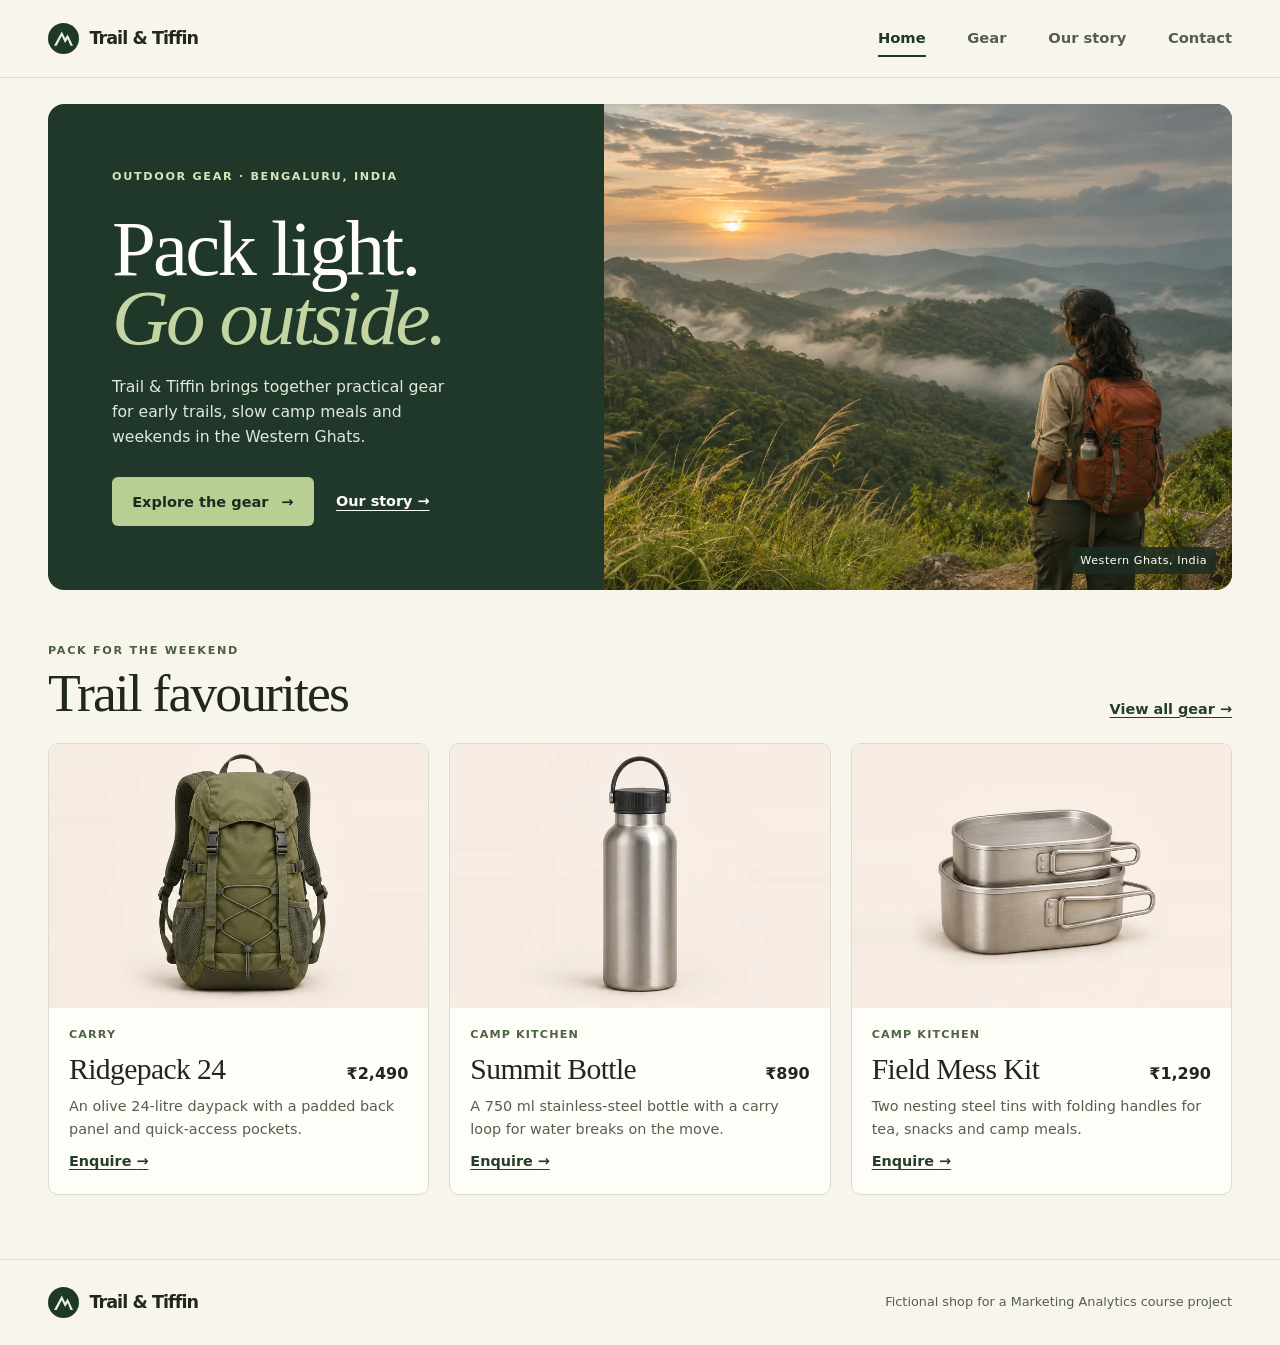
<file: index.html>
<!doctype html>
<html lang="en-IN">
<head>
  <meta charset="utf-8">
  <meta name="viewport" content="width=device-width, initial-scale=1">
  <meta name="description" content="A Bengaluru-inspired outdoor gear shop for weekend treks and campsite meals.">
  <title>Trail & Tiffin | Weekend trekking gear</title>
  <link rel="stylesheet" href="assets/styles.css">
  <script src="assets/analytics.js" defer></script>
  <script src="assets/site.js" defer></script>
</head>
<body>
  <a class="skip" href="#main">Skip to content</a>
  <header class="site-header">
    <div class="wrap header-inner">
      <a href="index.html" class="wordmark" aria-label="Trail and Tiffin home"><span class="mark" aria-hidden="true"></span><span>Trail &amp; Tiffin</span></a>
      <nav aria-label="Main navigation"><a href="index.html" aria-current="page" data-event="navigation_click" data-detail="index">Home</a><a href="products.html" data-event="navigation_click" data-detail="products">Gear</a><a href="about.html" data-event="navigation_click" data-detail="about">Our story</a><a href="contact.html" data-event="navigation_click" data-detail="contact">Contact</a></nav>
    </div>
  </header>
  <main id="main">
  <section class="wrap hero">
    <div class="hero-content">
      <p class="eyebrow">Outdoor gear · Bengaluru, India</p>
      <h1>Pack light.<br><em>Go outside.</em></h1>
      <p>Trail &amp; Tiffin brings together practical gear for early trails, slow camp meals and weekends in the Western Ghats.</p>
      <div class="hero-actions">
        <a class="button button-light" href="products.html" data-event="hero_cta_click" data-detail="gear">Explore the gear <span aria-hidden="true">→</span></a>
        <a class="hero-link" href="about.html" data-event="hero_cta_click" data-detail="story">Our story <span aria-hidden="true">→</span></a>
      </div>
    </div>
    <div class="hero-photo">
      <img src="assets/western-ghats.webp" alt="A hiker looking out over misty green ridges in the Western Ghats" fetchpriority="high">
      <span>Western Ghats, India</span>
    </div>
  </section>
  <section class="wrap section featured" aria-labelledby="featured-title">
    <div class="section-head">
      <div><p class="eyebrow">Pack for the weekend</p><h2 id="featured-title">Trail favourites</h2></div>
      <a class="text-link" href="products.html" data-event="featured_cta_click" data-detail="catalogue">View all gear <span aria-hidden="true">→</span></a>
    </div>
    <div class="product-grid"><article class="product-card" id="ridgepack" data-category="Carry">
      <div class="product-photo"><img src="assets/ridgepack.webp" width="736" height="512" alt="Olive green hiking backpack"></div>
      <div class="product-body">
        <p class="category">Carry</p>
        <div class="product-title"><h3>Ridgepack 24</h3><span>₹2,490</span></div>
        <p class="product-desc">An olive 24-litre daypack with a padded back panel and quick-access pockets.</p>
        <a class="text-link" href="contact.html?gear=ridgepack#enquiry" data-event="product_enquiry_click" data-detail="ridgepack">Enquire <span aria-hidden="true">→</span></a>
      </div>
    </article>
<article class="product-card" id="summit-bottle" data-category="Camp kitchen">
      <div class="product-photo"><img src="assets/summit-bottle.webp" width="736" height="512" alt="Silver stainless-steel water bottle with a loop cap"></div>
      <div class="product-body">
        <p class="category">Camp kitchen</p>
        <div class="product-title"><h3>Summit Bottle</h3><span>₹890</span></div>
        <p class="product-desc">A 750 ml stainless-steel bottle with a carry loop for water breaks on the move.</p>
        <a class="text-link" href="contact.html?gear=summit-bottle#enquiry" data-event="product_enquiry_click" data-detail="summit-bottle">Enquire <span aria-hidden="true">→</span></a>
      </div>
    </article>
<article class="product-card" id="field-mess-kit" data-category="Camp kitchen">
      <div class="product-photo"><img src="assets/field-mess-kit.webp" width="736" height="512" alt="Nested stainless-steel camping mess tins"></div>
      <div class="product-body">
        <p class="category">Camp kitchen</p>
        <div class="product-title"><h3>Field Mess Kit</h3><span>₹1,290</span></div>
        <p class="product-desc">Two nesting steel tins with folding handles for tea, snacks and camp meals.</p>
        <a class="text-link" href="contact.html?gear=field-mess-kit#enquiry" data-event="product_enquiry_click" data-detail="field-mess-kit">Enquire <span aria-hidden="true">→</span></a>
      </div>
    </article></div>
  </section>
</main>
  <footer class="site-footer">
    <div class="wrap footer-inner">
      <a href="index.html" class="wordmark" aria-label="Trail and Tiffin home"><span class="mark" aria-hidden="true"></span><span>Trail &amp; Tiffin</span></a>
      <span>Fictional shop for a Marketing Analytics course project</span>
    </div>
  </footer>
</body>
</html>
</file>
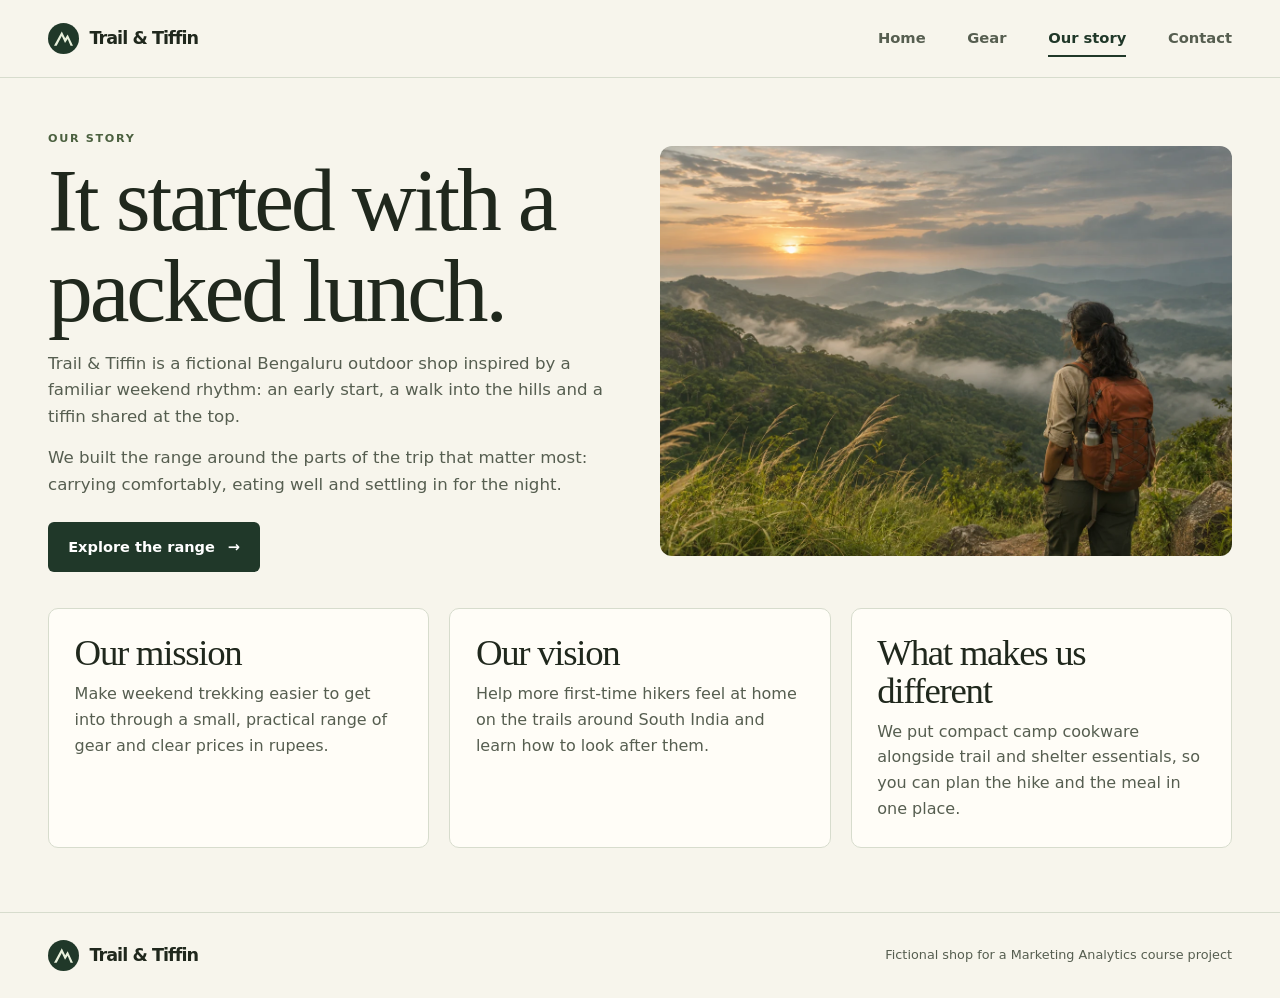
<file: about.html>
<!doctype html>
<html lang="en-IN">
<head>
  <meta charset="utf-8">
  <meta name="viewport" content="width=device-width, initial-scale=1">
  <meta name="description" content="Learn about the brand story, mission and vision of Trail & Tiffin.">
  <title>Our Story | Trail & Tiffin</title>
  <link rel="stylesheet" href="assets/styles.css">
  <script src="assets/analytics.js" defer></script>
  <script src="assets/site.js" defer></script>
</head>
<body>
  <a class="skip" href="#main">Skip to content</a>
  <header class="site-header">
    <div class="wrap header-inner">
      <a href="index.html" class="wordmark" aria-label="Trail and Tiffin home"><span class="mark" aria-hidden="true"></span><span>Trail &amp; Tiffin</span></a>
      <nav aria-label="Main navigation"><a href="index.html" data-event="navigation_click" data-detail="index">Home</a><a href="products.html" data-event="navigation_click" data-detail="products">Gear</a><a href="about.html" aria-current="page" data-event="navigation_click" data-detail="about">Our story</a><a href="contact.html" data-event="navigation_click" data-detail="contact">Contact</a></nav>
    </div>
  </header>
  <main id="main">
  <section class="wrap section">
    <div class="story-layout">
      <div class="intro story-intro">
        <p class="eyebrow">Our story</p>
        <h1>It started with a packed lunch.</h1>
        <p>Trail &amp; Tiffin is a fictional Bengaluru outdoor shop inspired by a familiar weekend rhythm: an early start, a walk into the hills and a tiffin shared at the top.</p>
        <p>We built the range around the parts of the trip that matter most: carrying comfortably, eating well and settling in for the night.</p>
        <a class="button button-dark" href="products.html" data-event="story_cta_click" data-detail="gear">Explore the range <span aria-hidden="true">→</span></a>
      </div>
      <img class="story-photo" src="assets/western-ghats.webp" alt="A hiker with a rust-coloured backpack looking over the Western Ghats">
    </div>
    <div class="values">
      <article><h2>Our mission</h2><p>Make weekend trekking easier to get into through a small, practical range of gear and clear prices in rupees.</p></article>
      <article><h2>Our vision</h2><p>Help more first-time hikers feel at home on the trails around South India and learn how to look after them.</p></article>
      <article><h2>What makes us different</h2><p>We put compact camp cookware alongside trail and shelter essentials, so you can plan the hike and the meal in one place.</p></article>
    </div>
  </section>
</main>
  <footer class="site-footer">
    <div class="wrap footer-inner">
      <a href="index.html" class="wordmark" aria-label="Trail and Tiffin home"><span class="mark" aria-hidden="true"></span><span>Trail &amp; Tiffin</span></a>
      <span>Fictional shop for a Marketing Analytics course project</span>
    </div>
  </footer>
</body>
</html>
</file>
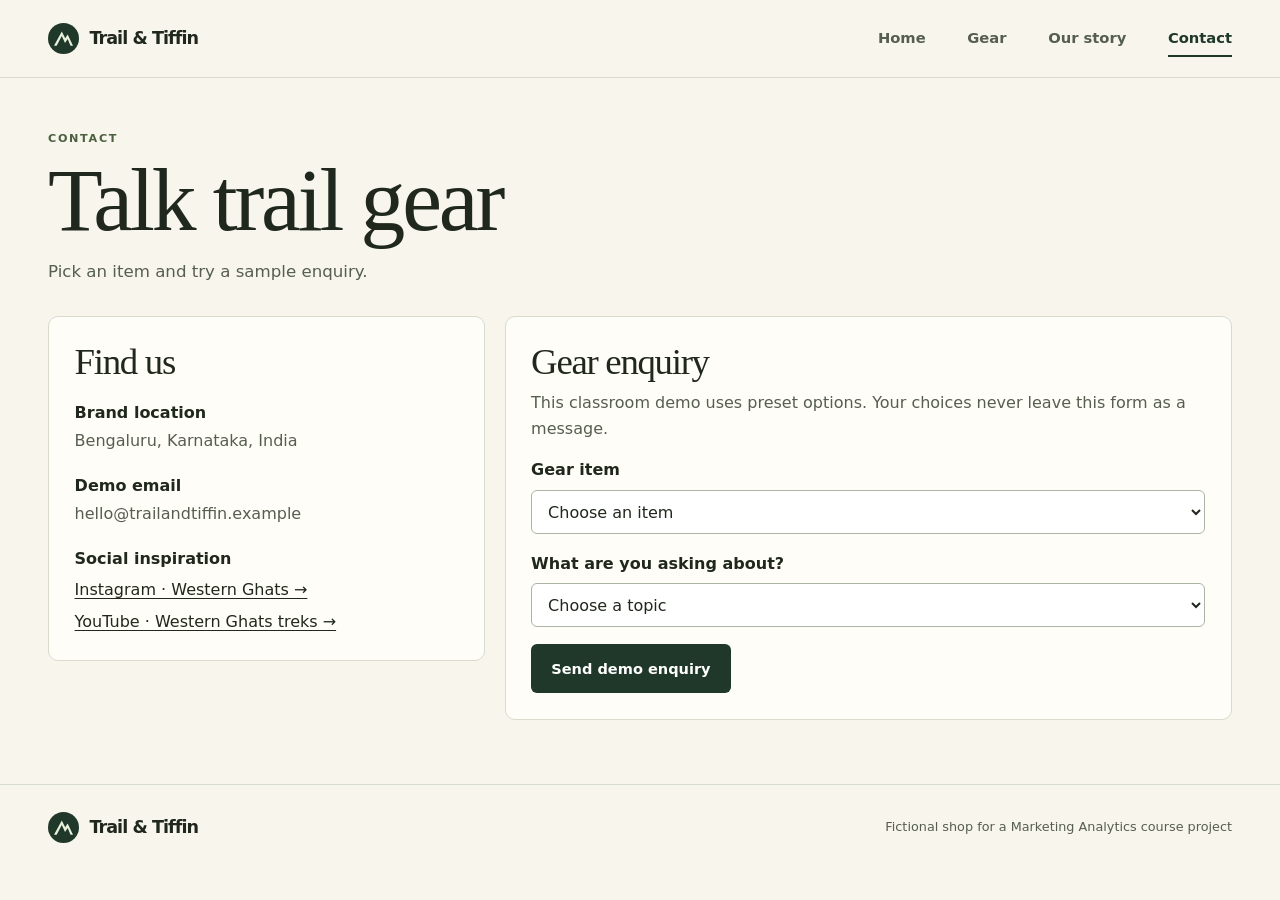
<file: contact.html>
<!doctype html>
<html lang="en-IN">
<head>
  <meta charset="utf-8">
  <meta name="viewport" content="width=device-width, initial-scale=1">
  <meta name="description" content="See demo contact information and try a sample gear enquiry.">
  <title>Contact | Trail & Tiffin</title>
  <link rel="stylesheet" href="assets/styles.css">
  <script src="assets/analytics.js" defer></script>
  <script src="assets/site.js" defer></script>
</head>
<body>
  <a class="skip" href="#main">Skip to content</a>
  <header class="site-header">
    <div class="wrap header-inner">
      <a href="index.html" class="wordmark" aria-label="Trail and Tiffin home"><span class="mark" aria-hidden="true"></span><span>Trail &amp; Tiffin</span></a>
      <nav aria-label="Main navigation"><a href="index.html" data-event="navigation_click" data-detail="index">Home</a><a href="products.html" data-event="navigation_click" data-detail="products">Gear</a><a href="about.html" data-event="navigation_click" data-detail="about">Our story</a><a href="contact.html" aria-current="page" data-event="navigation_click" data-detail="contact">Contact</a></nav>
    </div>
  </header>
  <main id="main">
  <section class="wrap section">
    <div class="intro"><p class="eyebrow">Contact</p><h1>Talk trail gear</h1><p>Pick an item and try a sample enquiry.</p></div>
    <div class="contact-layout">
      <aside class="contact-details">
        <h2>Find us</h2>
        <p class="detail-label">Brand location</p><p>Bengaluru, Karnataka, India</p>
        <p class="detail-label">Demo email</p><p>hello@trailandtiffin.example</p>
        <p class="detail-label">Social inspiration</p>
        <ul class="socials">
          <li><a class="" href="https://www.instagram.com/explore/tags/westernghats/" data-event="social_link_click" data-detail="instagram">Instagram · Western Ghats →</a></li>
          <li><a class="" href="https://www.youtube.com/results?search_query=western+ghats+trekking" data-event="social_link_click" data-detail="youtube">YouTube · Western Ghats treks →</a></li>
        </ul>
      </aside>
      <section class="form-panel" id="enquiry" aria-labelledby="enquiry-title">
        <h2 id="enquiry-title">Gear enquiry</h2>
        <p>This classroom demo uses preset options. Your choices never leave this form as a message.</p>
        <form id="enquiry-form">
          <label for="gear">Gear item</label>
          <select id="gear" required><option value="">Choose an item</option><option value="ridgepack">Ridgepack 24</option><option value="summit-bottle">Summit Bottle</option><option value="field-mess-kit">Field Mess Kit</option><option value="dawn-dome">Dawn Dome 2</option><option value="ember-lantern">Ember Lantern</option><option value="switchback-mat">Switchback Mat</option></select>
          <label for="topic">What are you asking about?</label>
          <select id="topic" required>
            <option value="">Choose a topic</option>
            <option value="specifications">Product specifications</option>
            <option value="care">Care instructions</option>
            <option value="weekend_fit">Fit for a weekend trip</option>
          </select>
          <button class="button button-dark" type="submit" disabled>Send demo enquiry</button>
          <p id="enquiry-result" class="form-result" role="status" hidden>Demo enquiry complete. No message was sent.</p>
        </form>
        <noscript><p>Enable JavaScript to try the demo enquiry.</p></noscript>
      </section>
    </div>
  </section>
</main>
  <footer class="site-footer">
    <div class="wrap footer-inner">
      <a href="index.html" class="wordmark" aria-label="Trail and Tiffin home"><span class="mark" aria-hidden="true"></span><span>Trail &amp; Tiffin</span></a>
      <span>Fictional shop for a Marketing Analytics course project</span>
    </div>
  </footer>
</body>
</html>
</file>
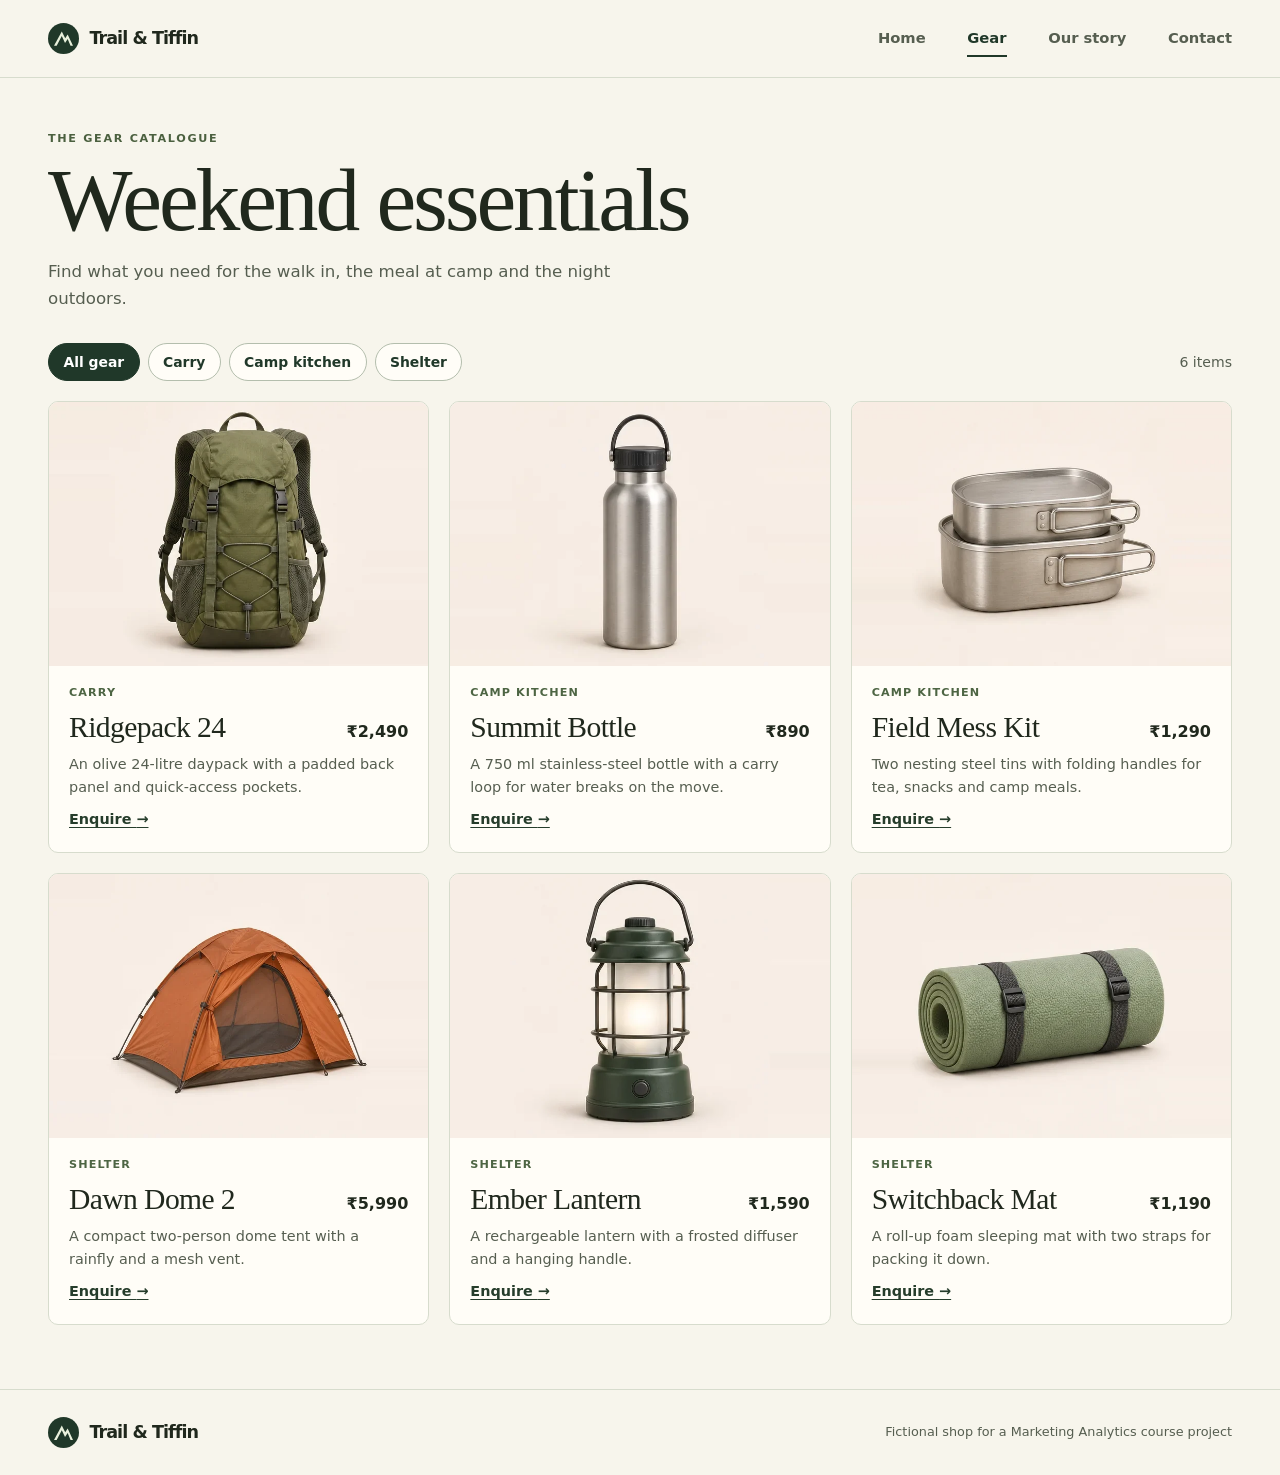
<file: products.html>
<!doctype html>
<html lang="en-IN">
<head>
  <meta charset="utf-8">
  <meta name="viewport" content="width=device-width, initial-scale=1">
  <meta name="description" content="Browse six pieces of hiking and camping gear from Trail & Tiffin.">
  <title>Gear | Trail & Tiffin</title>
  <link rel="stylesheet" href="assets/styles.css">
  <script src="assets/analytics.js" defer></script>
  <script src="assets/site.js" defer></script>
</head>
<body>
  <a class="skip" href="#main">Skip to content</a>
  <header class="site-header">
    <div class="wrap header-inner">
      <a href="index.html" class="wordmark" aria-label="Trail and Tiffin home"><span class="mark" aria-hidden="true"></span><span>Trail &amp; Tiffin</span></a>
      <nav aria-label="Main navigation"><a href="index.html" data-event="navigation_click" data-detail="index">Home</a><a href="products.html" aria-current="page" data-event="navigation_click" data-detail="products">Gear</a><a href="about.html" data-event="navigation_click" data-detail="about">Our story</a><a href="contact.html" data-event="navigation_click" data-detail="contact">Contact</a></nav>
    </div>
  </header>
  <main id="main">
  <section class="wrap section catalogue" aria-labelledby="gear-title">
    <div class="intro"><p class="eyebrow">The gear catalogue</p><h1 id="gear-title">Weekend essentials</h1>
    <p>Find what you need for the walk in, the meal at camp and the night outdoors.</p></div>
    <div class="catalogue-tools" hidden>
      <div class="filters" role="group" aria-label="Filter by category">
        <button type="button" data-filter="All" aria-pressed="true">All gear</button>
        <button type="button" data-filter="Carry" aria-pressed="false">Carry</button>
        <button type="button" data-filter="Camp kitchen" aria-pressed="false">Camp kitchen</button>
        <button type="button" data-filter="Shelter" aria-pressed="false">Shelter</button>
      </div>
      <p id="catalogue-count" aria-live="polite"></p>
    </div>
    <div class="product-grid" aria-label="Products"><article class="product-card" id="ridgepack" data-category="Carry">
      <div class="product-photo"><img src="assets/ridgepack.webp" width="736" height="512" alt="Olive green hiking backpack"></div>
      <div class="product-body">
        <p class="category">Carry</p>
        <div class="product-title"><h3>Ridgepack 24</h3><span>₹2,490</span></div>
        <p class="product-desc">An olive 24-litre daypack with a padded back panel and quick-access pockets.</p>
        <a class="text-link" href="contact.html?gear=ridgepack#enquiry" data-event="product_enquiry_click" data-detail="ridgepack">Enquire <span aria-hidden="true">→</span></a>
      </div>
    </article>
<article class="product-card" id="summit-bottle" data-category="Camp kitchen">
      <div class="product-photo"><img src="assets/summit-bottle.webp" width="736" height="512" alt="Silver stainless-steel water bottle with a loop cap"></div>
      <div class="product-body">
        <p class="category">Camp kitchen</p>
        <div class="product-title"><h3>Summit Bottle</h3><span>₹890</span></div>
        <p class="product-desc">A 750 ml stainless-steel bottle with a carry loop for water breaks on the move.</p>
        <a class="text-link" href="contact.html?gear=summit-bottle#enquiry" data-event="product_enquiry_click" data-detail="summit-bottle">Enquire <span aria-hidden="true">→</span></a>
      </div>
    </article>
<article class="product-card" id="field-mess-kit" data-category="Camp kitchen">
      <div class="product-photo"><img src="assets/field-mess-kit.webp" width="736" height="512" alt="Nested stainless-steel camping mess tins"></div>
      <div class="product-body">
        <p class="category">Camp kitchen</p>
        <div class="product-title"><h3>Field Mess Kit</h3><span>₹1,290</span></div>
        <p class="product-desc">Two nesting steel tins with folding handles for tea, snacks and camp meals.</p>
        <a class="text-link" href="contact.html?gear=field-mess-kit#enquiry" data-event="product_enquiry_click" data-detail="field-mess-kit">Enquire <span aria-hidden="true">→</span></a>
      </div>
    </article>
<article class="product-card" id="dawn-dome" data-category="Shelter">
      <div class="product-photo"><img src="assets/dawn-dome.webp" width="736" height="512" alt="Rust orange two-person dome tent"></div>
      <div class="product-body">
        <p class="category">Shelter</p>
        <div class="product-title"><h3>Dawn Dome 2</h3><span>₹5,990</span></div>
        <p class="product-desc">A compact two-person dome tent with a rainfly and a mesh vent.</p>
        <a class="text-link" href="contact.html?gear=dawn-dome#enquiry" data-event="product_enquiry_click" data-detail="dawn-dome">Enquire <span aria-hidden="true">→</span></a>
      </div>
    </article>
<article class="product-card" id="ember-lantern" data-category="Shelter">
      <div class="product-photo"><img src="assets/ember-lantern.webp" width="736" height="512" alt="Dark green camping lantern with a frosted diffuser"></div>
      <div class="product-body">
        <p class="category">Shelter</p>
        <div class="product-title"><h3>Ember Lantern</h3><span>₹1,590</span></div>
        <p class="product-desc">A rechargeable lantern with a frosted diffuser and a hanging handle.</p>
        <a class="text-link" href="contact.html?gear=ember-lantern#enquiry" data-event="product_enquiry_click" data-detail="ember-lantern">Enquire <span aria-hidden="true">→</span></a>
      </div>
    </article>
<article class="product-card" id="switchback-mat" data-category="Shelter">
      <div class="product-photo"><img src="assets/switchback-mat.webp" width="736" height="512" alt="Rolled green foam sleeping mat with dark straps"></div>
      <div class="product-body">
        <p class="category">Shelter</p>
        <div class="product-title"><h3>Switchback Mat</h3><span>₹1,190</span></div>
        <p class="product-desc">A roll-up foam sleeping mat with two straps for packing it down.</p>
        <a class="text-link" href="contact.html?gear=switchback-mat#enquiry" data-event="product_enquiry_click" data-detail="switchback-mat">Enquire <span aria-hidden="true">→</span></a>
      </div>
    </article></div>
  </section>
</main>
  <footer class="site-footer">
    <div class="wrap footer-inner">
      <a href="index.html" class="wordmark" aria-label="Trail and Tiffin home"><span class="mark" aria-hidden="true"></span><span>Trail &amp; Tiffin</span></a>
      <span>Fictional shop for a Marketing Analytics course project</span>
    </div>
  </footer>
</body>
</html>
</file>
<file: assets/styles.css>
:root {
  color-scheme: light;
  --paper: #f7f5ec;
  --ink: #20281d;
  --muted: #565e50;
  --pine: #203829;
  --moss: #b9ce93;
  --line: #d7dccd;
  --white: #fffdf7;
  --display: "Instrument Serif", "Noto Serif Display", Georgia, serif;
  --body: "DM Sans", system-ui, sans-serif;
}
*, *::before, *::after { box-sizing: border-box; }
[hidden] { display: none !important; }
body { margin: 0; background: var(--paper); font: 1rem/1.6 var(--body); color: var(--ink); }
a { color: inherit; }
button, select { font: inherit; }
img { display: block; max-width: 100%; }
h1, h2, h3, p { margin: 0; }
h1, h2 { font: 400 3.35rem/1.02 var(--display); letter-spacing: -.035em; }
:focus-visible { outline: 3px solid #99521f; outline-offset: 4px; }
.skip { position: absolute; top: .5rem; left: .5rem; transform: translateY(-180%); background: var(--white); padding: .5rem; z-index: 2; }
.skip:focus { transform: none; }
.wrap { width: min(1184px, calc(100% - 4rem)); margin-inline: auto; }
.site-header { border-bottom: 1px solid var(--line); }
.header-inner { min-height: 77px; display: flex; justify-content: space-between; align-items: center; gap: 1.5rem; }
.wordmark { display: inline-flex; gap: .65rem; align-items: center; font-size: 1.1rem; font-weight: 800; letter-spacing: -.055em; text-decoration: none; white-space: nowrap; }
.mark { width: 31px; height: 31px; display: grid; place-items: center; border-radius: 50%; background: var(--pine); }
.mark::before { content: ""; width: 19px; height: 16px; background: #e9f0dc; clip-path: polygon(0 96%, 41% 6%, 59% 49%, 72% 25%, 100% 96%, 87% 96%, 72% 53%, 58% 78%, 41% 35%, 14% 96%); }
nav { display: flex; gap: clamp(1rem, 3.25vw, 2.7rem); }
nav a { padding-block: .35rem; text-decoration: none; font-size: .92rem; font-weight: 650; color: var(--muted); border-block-end: 2px solid transparent; white-space: nowrap; }
nav a:hover, nav a[aria-current="page"] { color: var(--pine); border-block-end-color: var(--pine); }
.hero { display: grid; grid-template-columns: 47% 53%; margin-top: 1.65rem; border-radius: 16px; overflow: hidden; background: var(--pine); color: var(--white); }
.hero-content { padding: clamp(2rem, 5vw, 4.6rem); align-self: center; }
.eyebrow { font-size: .7rem; letter-spacing: .15em; font-weight: 800; text-transform: uppercase; color: #4b603f; }
.hero .eyebrow { color: #d6e5bd; }
.hero h1 { font-size: clamp(3.7rem, 6.15vw, 6.1rem); line-height: .88; margin: .35em 0 .27em; }
.hero h1 em { color: #c4d5a4; font-weight: 400; }
.hero-content > p:not(.eyebrow) { max-width: 34ch; color: #e1e9dc; font-size: .98rem; }
.hero-actions { display: flex; flex-wrap: wrap; align-items: center; gap: 1.2rem 1.4rem; margin-top: 1.75rem; }
.button { display: inline-flex; gap: .8rem; justify-content: center; align-items: center; padding: .75rem 1.2rem; border-radius: 6px; border: 1px solid transparent; text-decoration: none; font-size: .91rem; font-weight: 750; cursor: pointer; }
.button-light { background: var(--moss); color: #1b2b1e; }
.button-light:hover { background: #d0e0b5; }
.button-dark { background: var(--pine); color: white; }
.button-dark:hover { background: #35563f; }
.button:disabled { cursor: default; opacity: .6; }
.hero-link { font-size: .9rem; font-weight: 700; text-underline-offset: 4px; }
.hero-photo { position: relative; min-height: 440px; }
.hero-photo img { position: absolute; width: 100%; height: 100%; object-fit: cover; object-position: 58% center; }
.hero-photo span { position: absolute; bottom: 1rem; right: 1rem; border-radius: 5px; padding: .28rem .55rem; color: white; background: #1d2c21db; font-size: .7rem; letter-spacing: .045em; }
.section { padding-block: 3.25rem 4rem; }
.section-head { display: flex; justify-content: space-between; align-items: end; gap: 1rem; margin-bottom: 1.4rem; }
.section-head h2, .intro h1 { margin-top: .36rem; }
.text-link { color: #263d2b; font-weight: 750; font-size: .9rem; text-underline-offset: .22em; }
.text-link:hover { color: #864d25; }
.product-grid { display: grid; grid-template-columns: repeat(3, minmax(0, 1fr)); gap: 1.25rem; }
.product-card { overflow: hidden; border: 1px solid var(--line); border-radius: 10px; background: var(--white); }
.product-photo { aspect-ratio: 1.4375; background: #eee9db; }
.product-photo img { width: 100%; height: 100%; object-fit: cover; }
.product-body { display: grid; gap: .55rem; padding: 1.15rem 1.25rem 1.3rem; }
.category { color: #4d6543; font-size: .7rem; font-weight: 800; letter-spacing: .1em; text-transform: uppercase; }
.product-title { display: flex; align-items: baseline; justify-content: space-between; gap: .4rem; }
.product-title h3 { font: 400 1.85rem/1.1 var(--display); letter-spacing: -.02em; }
.product-title span { font-weight: 800; }
.product-desc { min-height: 3.2em; color: var(--muted); font-size: .9rem; }
.intro { max-width: 43rem; margin-bottom: 1.9rem; }
.intro h1 { font-size: clamp(3.7rem, 7vw, 6rem); }
.intro > p:not(.eyebrow) { color: var(--muted); margin-top: .9rem; font-size: 1.04rem; max-width: 55ch; }
.catalogue-tools { display: flex; justify-content: space-between; align-items: center; gap: .8rem; flex-wrap: wrap; margin-bottom: 1.25rem; }
.filters { display: flex; gap: .5rem; flex-wrap: wrap; }
.filters button { padding: .42rem .9rem; border: 1px solid #b4bead; border-radius: 100px; background: var(--white); color: var(--pine); cursor: pointer; font-weight: 700; font-size: .87rem; }
.filters button:hover { border-color: var(--pine); }
.filters [aria-pressed="true"] { background: var(--pine); color: white; border-color: var(--pine); }
#catalogue-count { color: var(--muted); font-size: .88rem; }
.story-layout { display: grid; grid-template-columns: 1fr 1fr; align-items: center; gap: 2.5rem; }
.story-intro { margin-bottom: 0; }
.story-intro .button { margin-top: 1.5rem; }
.story-photo { width: 100%; height: 410px; object-fit: cover; object-position: 60% center; border-radius: 12px; }
.values { display: grid; grid-template-columns: repeat(3, 1fr); gap: 1.25rem; margin-top: 2.25rem; }
.values article, .contact-details, .form-panel { padding: 1.6rem; background: var(--white); border: 1px solid var(--line); border-radius: 10px; }
.values h2, .contact-layout h2 { font-size: 2.3rem; }
.values p, .contact-layout p { color: var(--muted); margin-top: .6rem; }
.contact-layout { display: grid; grid-template-columns: .75fr 1.25fr; align-items: start; gap: 1.25rem; }
.contact-details .detail-label { margin-top: 1.2rem; color: var(--ink); font-weight: 800; }
.detail-label + p { margin-top: .17rem; overflow-wrap: anywhere; }
.socials { display: grid; gap: .4rem; margin: .35rem 0 0; padding: 0; list-style: none; }
.socials a { text-underline-offset: .2em; }
#enquiry-form { display: grid; gap: .45rem; margin-top: 1rem; }
#enquiry-form label { font-weight: 750; }
#enquiry-form select { width: 100%; padding: .65rem .75rem; border: 1px solid #aab5a3; border-radius: 6px; background: white; color: var(--ink); margin-bottom: .6rem; }
#enquiry-form button { justify-self: start; }
#enquiry-form .form-result { color: var(--pine); font-weight: 750; }
.site-footer { border-top: 1px solid var(--line); }
.footer-inner { display: flex; justify-content: space-between; gap: 1rem; align-items: center; min-height: 85px; color: var(--muted); font-size: .8rem; }
.footer-inner .wordmark { color: var(--ink); }

@media (max-width: 900px) {
  .hero { grid-template-columns: 1fr 1fr; }
  .hero-content { padding: 2.4rem; }
  .hero-photo { min-height: 395px; }
  .product-grid { grid-template-columns: repeat(2, minmax(0, 1fr)); }
}
@media (max-width: 650px) {
  .wrap { width: calc(100% - 1.75rem); }
  .header-inner { flex-wrap: wrap; justify-content: center; gap: .35rem; padding-block: .75rem; }
  nav { justify-content: center; width: 100%; gap: clamp(.7rem, 5vw, 1.5rem); }
  .hero { grid-template-columns: 1fr; margin-top: .85rem; }
  .hero-content { padding: 1.8rem 1.4rem 2rem; }
  .hero h1 { font-size: clamp(3.8rem, 13.5vw, 5rem); }
  .hero-photo { min-height: 280px; }
  .section { padding-block: 2.25rem 2.65rem; }
  .section-head h2 { font-size: 2.7rem; }
  .product-grid, .story-layout, .contact-layout, .values { grid-template-columns: 1fr; }
  .product-desc { min-height: unset; }
  .story-photo { height: 310px; }
  .footer-inner { flex-wrap: wrap; align-content: center; gap: .4rem 1.5rem; padding-block: .8rem; }
}
</file>
